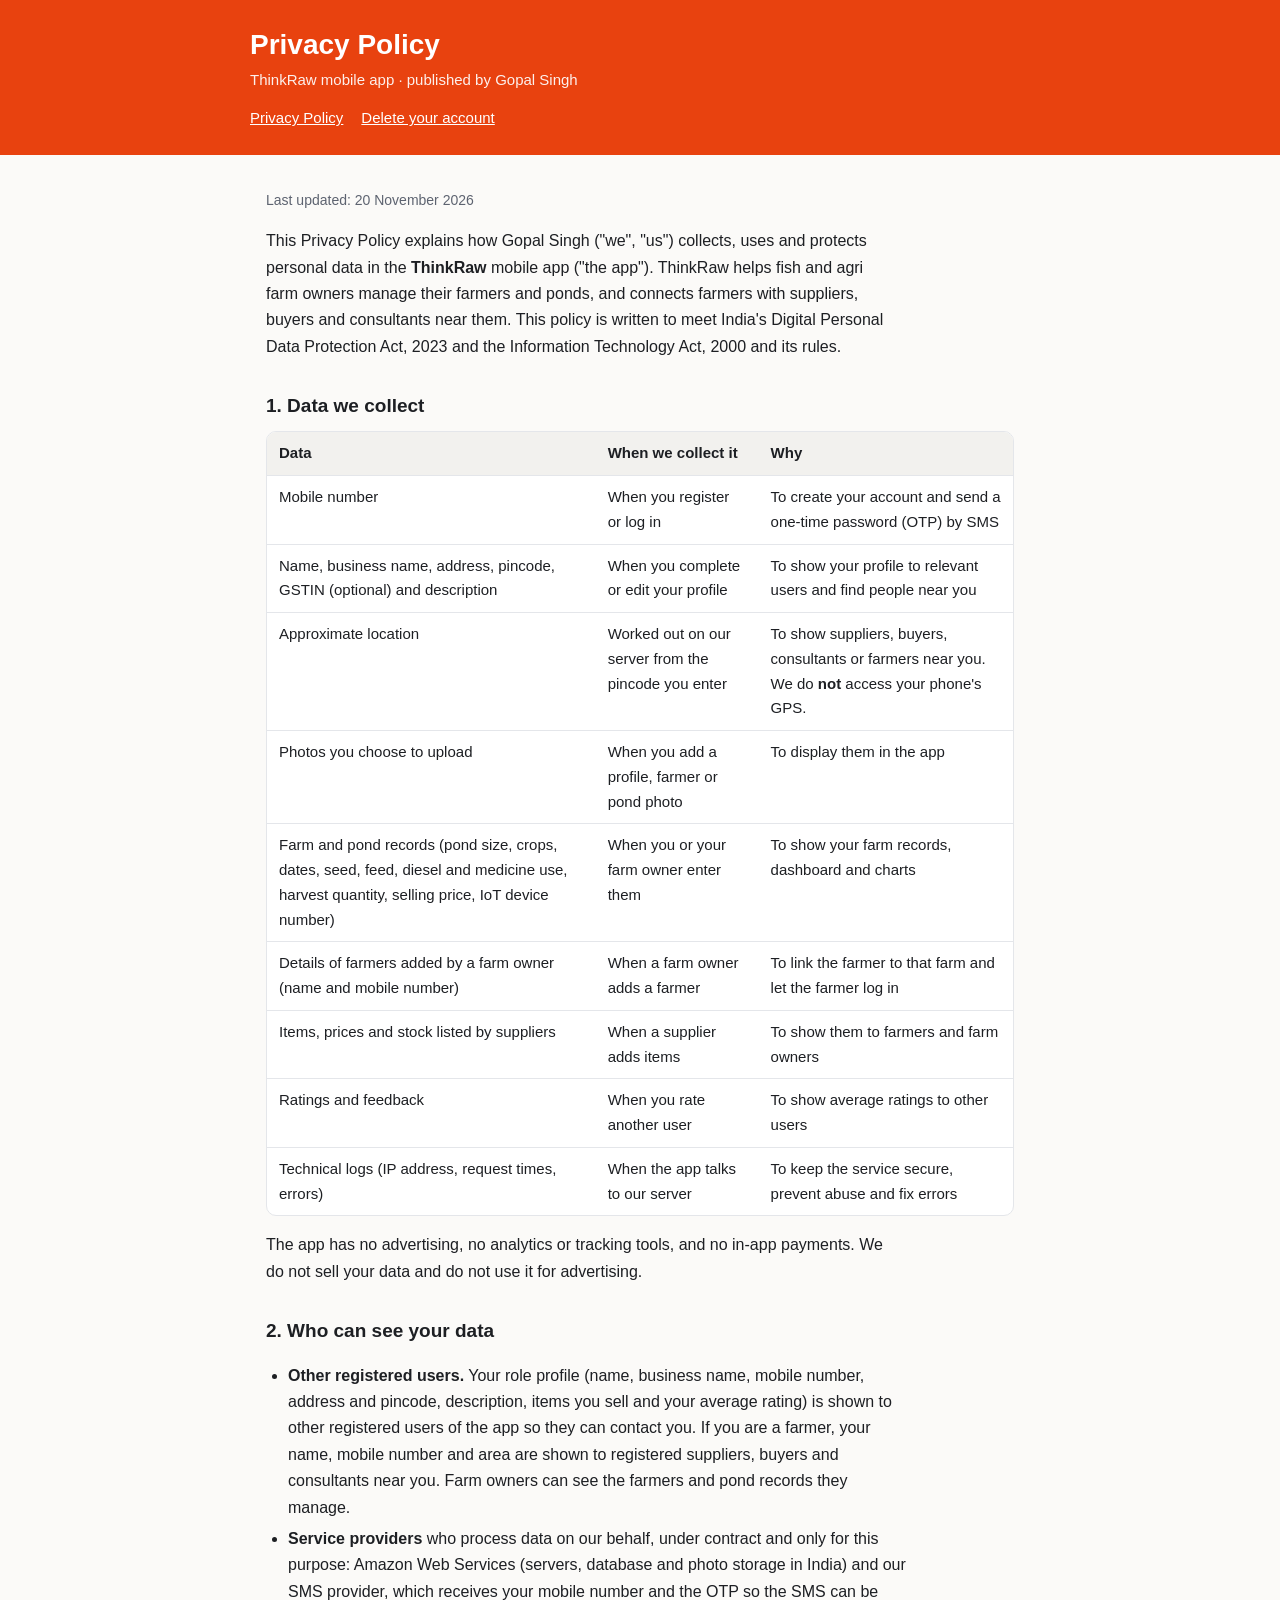
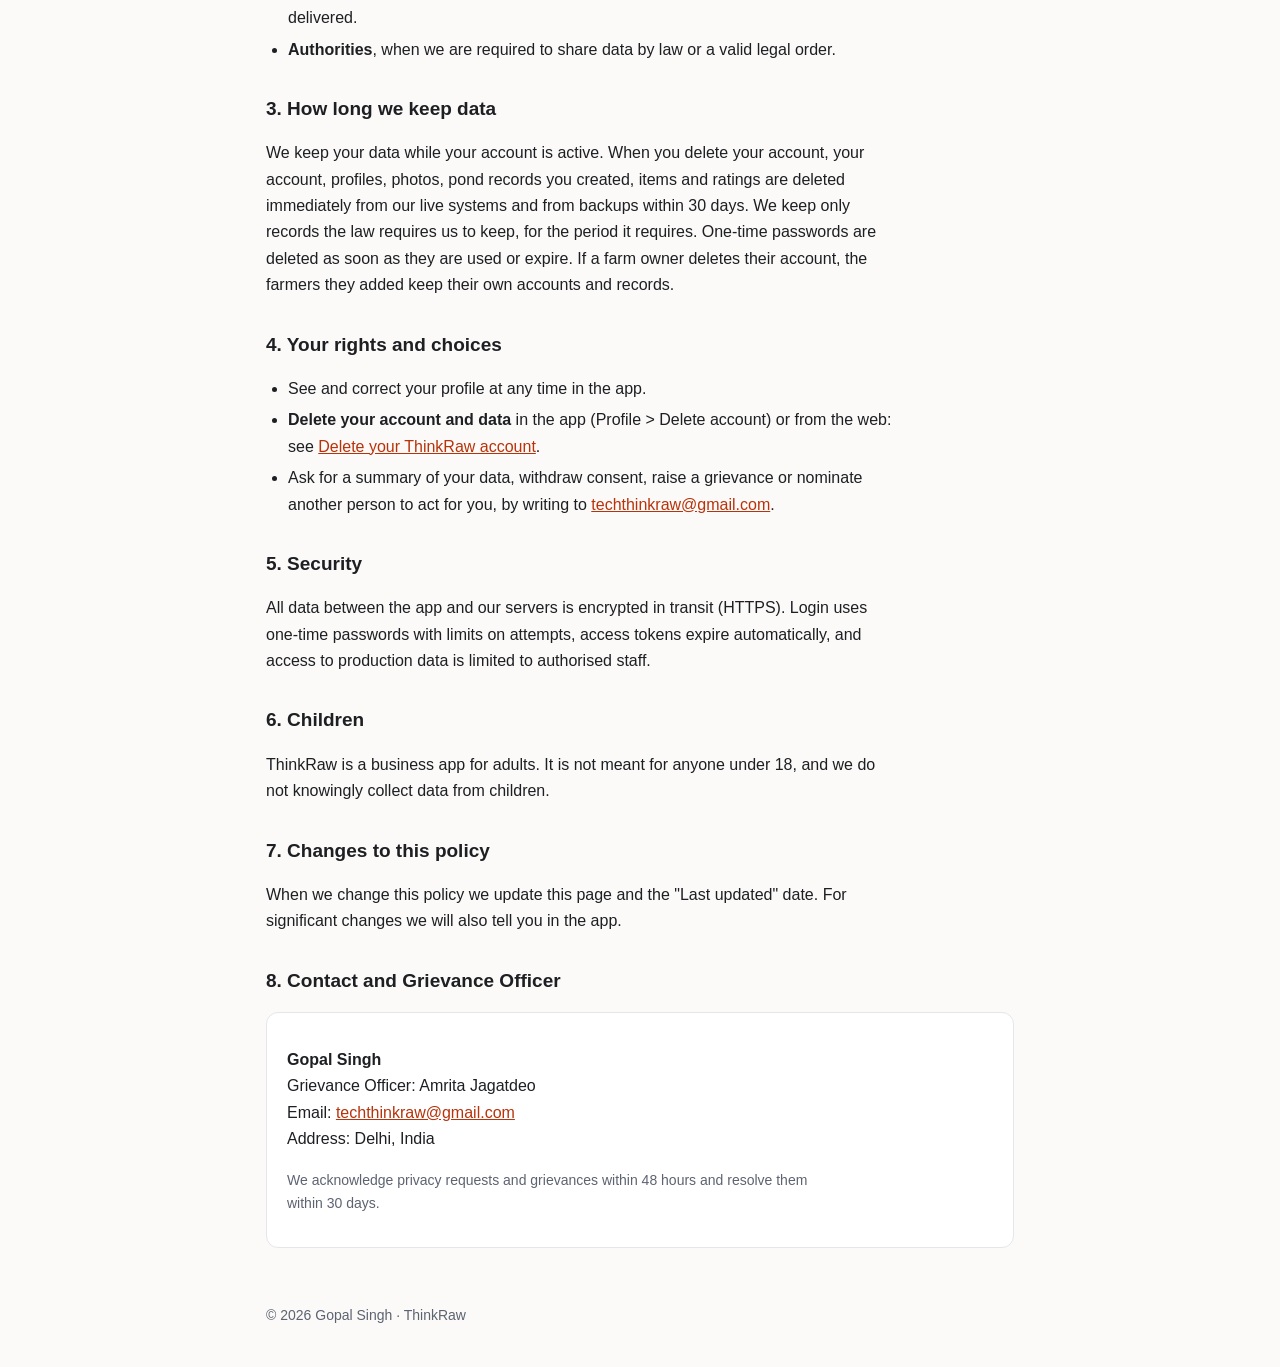
<file: index.html>
<!doctype html>
<html lang="en">
<head>
<meta charset="utf-8">
<meta name="viewport" content="width=device-width, initial-scale=1">
<title>Privacy Policy – ThinkRaw</title>
<meta name="description" content="Privacy Policy for the ThinkRaw mobile app by Gopal Singh.">
<link rel="stylesheet" href="style.css">
</head>
<body>
<header>
  <div class="wrap">
    <h1>Privacy Policy</h1>
    <p>ThinkRaw mobile app · published by Gopal Singh</p>
    <nav class="links"><a href="./">Privacy Policy</a><a href="delete-account.html">Delete your account</a></nav>
  </div>
</header>
<main>
<p class="muted">Last updated: 20 November 2026</p>

<p>This Privacy Policy explains how Gopal Singh ("we", "us") collects, uses and protects personal data in the <strong>ThinkRaw</strong> mobile app ("the app"). ThinkRaw helps fish and agri farm owners manage their farmers and ponds, and connects farmers with suppliers, buyers and consultants near them. This policy is written to meet India's Digital Personal Data Protection Act, 2023 and the Information Technology Act, 2000 and its rules.</p>

<h2>1. Data we collect</h2>
<div class="table-wrap"><table>
<thead><tr><th>Data</th><th>When we collect it</th><th>Why</th></tr></thead>
<tr><td data-label="Data">Mobile number</td><td data-label="When we collect it">When you register or log in</td><td data-label="Why">To create your account and send a one-time password (OTP) by SMS</td></tr>
<tr><td data-label="Data">Name, business name, address, pincode, GSTIN (optional) and description</td><td data-label="When we collect it">When you complete or edit your profile</td><td data-label="Why">To show your profile to relevant users and find people near you</td></tr>
<tr><td data-label="Data">Approximate location</td><td data-label="When we collect it">Worked out on our server from the pincode you enter</td><td data-label="Why">To show suppliers, buyers, consultants or farmers near you. We do <strong>not</strong> access your phone's GPS.</td></tr>
<tr><td data-label="Data">Photos you choose to upload</td><td data-label="When we collect it">When you add a profile, farmer or pond photo</td><td data-label="Why">To display them in the app</td></tr>
<tr><td data-label="Data">Farm and pond records (pond size, crops, dates, seed, feed, diesel and medicine use, harvest quantity, selling price, IoT device number)</td><td data-label="When we collect it">When you or your farm owner enter them</td><td data-label="Why">To show your farm records, dashboard and charts</td></tr>
<tr><td data-label="Data">Details of farmers added by a farm owner (name and mobile number)</td><td data-label="When we collect it">When a farm owner adds a farmer</td><td data-label="Why">To link the farmer to that farm and let the farmer log in</td></tr>
<tr><td data-label="Data">Items, prices and stock listed by suppliers</td><td data-label="When we collect it">When a supplier adds items</td><td data-label="Why">To show them to farmers and farm owners</td></tr>
<tr><td data-label="Data">Ratings and feedback</td><td data-label="When we collect it">When you rate another user</td><td data-label="Why">To show average ratings to other users</td></tr>
<tr><td data-label="Data">Technical logs (IP address, request times, errors)</td><td data-label="When we collect it">When the app talks to our server</td><td data-label="Why">To keep the service secure, prevent abuse and fix errors</td></tr>
</table></div>
<p>The app has no advertising, no analytics or tracking tools, and no in-app payments. We do not sell your data and do not use it for advertising.</p>

<h2>2. Who can see your data</h2>
<ul>
<li><strong>Other registered users.</strong> Your role profile (name, business name, mobile number, address and pincode, description, items you sell and your average rating) is shown to other registered users of the app so they can contact you. If you are a farmer, your name, mobile number and area are shown to registered suppliers, buyers and consultants near you. Farm owners can see the farmers and pond records they manage.</li>
<li><strong>Service providers</strong> who process data on our behalf, under contract and only for this purpose: Amazon Web Services (servers, database and photo storage in India) and our SMS provider, which receives your mobile number and the OTP so the SMS can be delivered.</li>
<li><strong>Authorities</strong>, when we are required to share data by law or a valid legal order.</li>
</ul>

<h2>3. How long we keep data</h2>
<p>We keep your data while your account is active. When you delete your account, your account, profiles, photos, pond records you created, items and ratings are deleted immediately from our live systems and from backups within 30 days. We keep only records the law requires us to keep, for the period it requires. One-time passwords are deleted as soon as they are used or expire. If a farm owner deletes their account, the farmers they added keep their own accounts and records.</p>

<h2>4. Your rights and choices</h2>
<ul>
<li>See and correct your profile at any time in the app.</li>
<li><strong>Delete your account and data</strong> in the app (Profile &gt; Delete account) or from the web: see <a href="delete-account.html">Delete your ThinkRaw account</a>.</li>
<li>Ask for a summary of your data, withdraw consent, raise a grievance or nominate another person to act for you, by writing to <a href="mailto:techthinkraw@gmail.com">techthinkraw@gmail.com</a>.</li>
</ul>

<h2>5. Security</h2>
<p>All data between the app and our servers is encrypted in transit (HTTPS). Login uses one-time passwords with limits on attempts, access tokens expire automatically, and access to production data is limited to authorised staff.</p>

<h2>6. Children</h2>
<p>ThinkRaw is a business app for adults. It is not meant for anyone under 18, and we do not knowingly collect data from children.</p>

<h2>7. Changes to this policy</h2>
<p>When we change this policy we update this page and the "Last updated" date. For significant changes we will also tell you in the app.</p>

<h2>8. Contact and Grievance Officer</h2>
<div class="card">
<p><strong>Gopal Singh</strong><br>
Grievance Officer: Amrita Jagatdeo<br>
Email: <a href="mailto:techthinkraw@gmail.com">techthinkraw@gmail.com</a><br>
Address: Delhi, India</p>
<p class="muted">We acknowledge privacy requests and grievances within 48 hours and resolve them within 30 days.</p>
</div>
</main>
<footer>© 2026 Gopal Singh · ThinkRaw</footer>
</body>
</html>
</file>
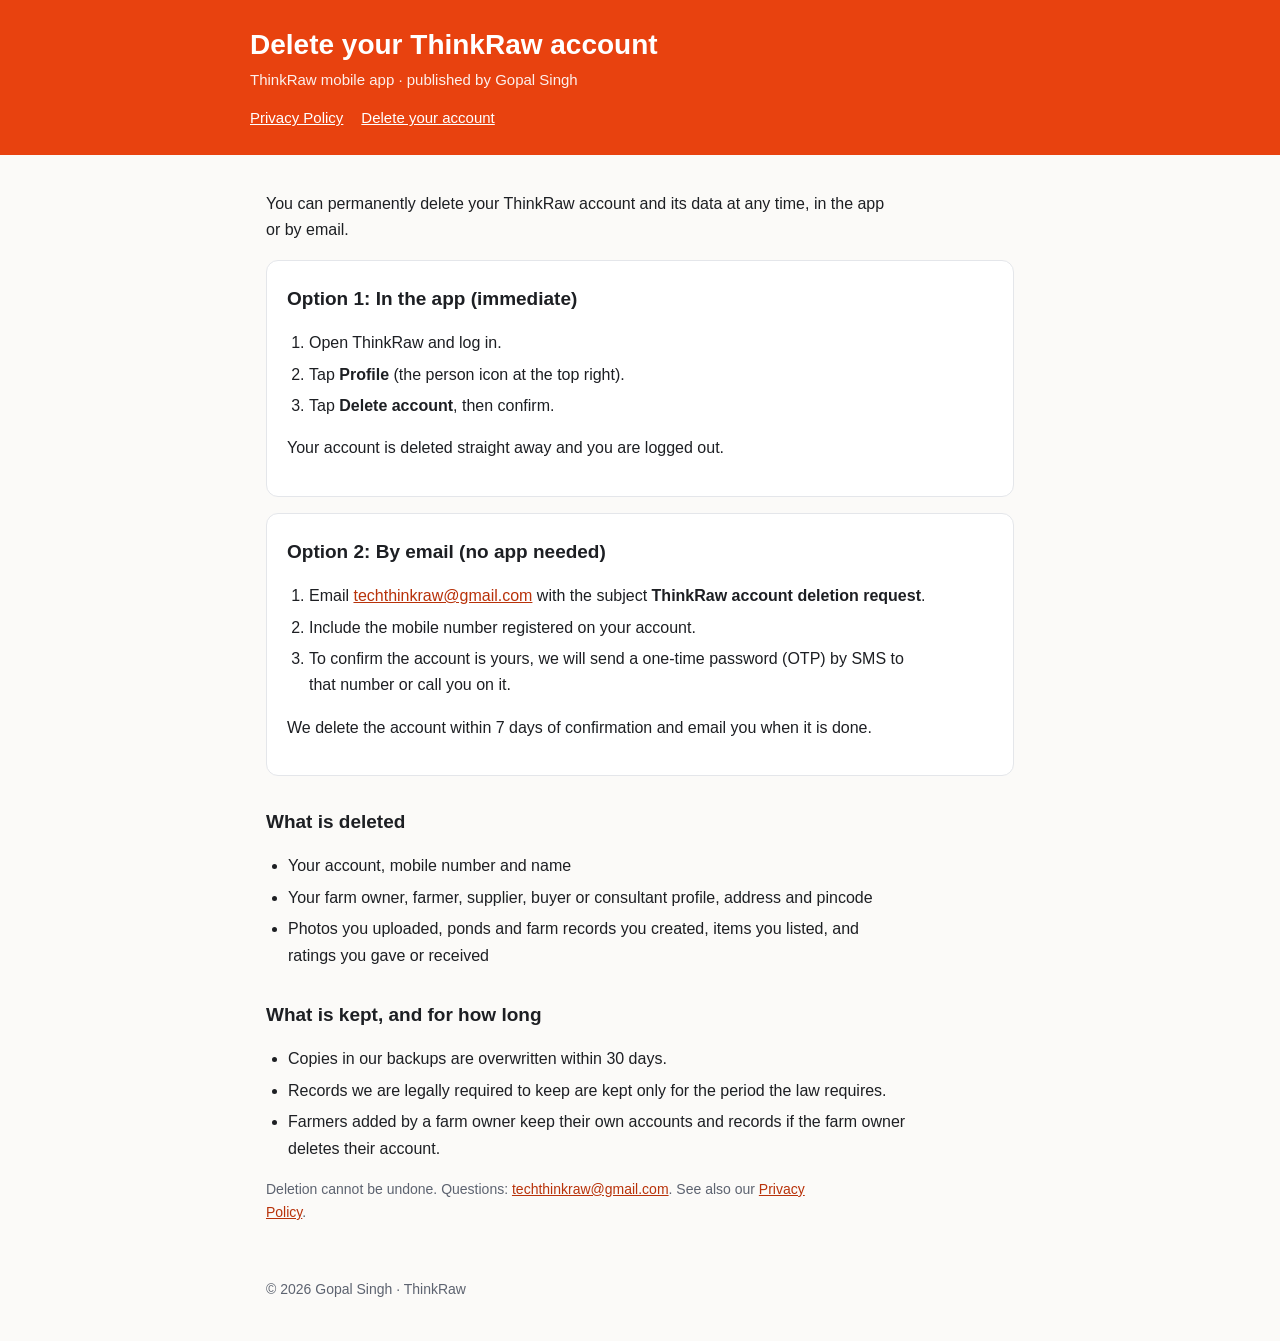
<file: delete-account.html>
<!doctype html>
<html lang="en">
<head>
<meta charset="utf-8">
<meta name="viewport" content="width=device-width, initial-scale=1">
<title>Delete your account – ThinkRaw</title>
<meta name="description" content="How to delete your ThinkRaw account and data.">
<link rel="stylesheet" href="style.css">
</head>
<body>
<header>
  <div class="wrap">
    <h1>Delete your ThinkRaw account</h1>
    <p>ThinkRaw mobile app · published by Gopal Singh</p>
    <nav class="links"><a href="./">Privacy Policy</a><a href="delete-account.html">Delete your account</a></nav>
  </div>
</header>
<main>
<p>You can permanently delete your ThinkRaw account and its data at any time, in the app or by email.</p>

<div class="card">
<h2>Option 1: In the app (immediate)</h2>
<ol>
<li>Open ThinkRaw and log in.</li>
<li>Tap <strong>Profile</strong> (the person icon at the top right).</li>
<li>Tap <strong>Delete account</strong>, then confirm.</li>
</ol>
<p>Your account is deleted straight away and you are logged out.</p>
</div>

<div class="card">
<h2>Option 2: By email (no app needed)</h2>
<ol>
<li>Email <a href="mailto:techthinkraw@gmail.com?subject=ThinkRaw%20account%20deletion%20request">techthinkraw@gmail.com</a> with the subject <strong>ThinkRaw account deletion request</strong>.</li>
<li>Include the mobile number registered on your account.</li>
<li>To confirm the account is yours, we will send a one-time password (OTP) by SMS to that number or call you on it.</li>
</ol>
<p>We delete the account within 7 days of confirmation and email you when it is done.</p>
</div>

<h2>What is deleted</h2>
<ul>
<li>Your account, mobile number and name</li>
<li>Your farm owner, farmer, supplier, buyer or consultant profile, address and pincode</li>
<li>Photos you uploaded, ponds and farm records you created, items you listed, and ratings you gave or received</li>
</ul>

<h2>What is kept, and for how long</h2>
<ul>
<li>Copies in our backups are overwritten within 30 days.</li>
<li>Records we are legally required to keep are kept only for the period the law requires.</li>
<li>Farmers added by a farm owner keep their own accounts and records if the farm owner deletes their account.</li>
</ul>

<p class="muted">Deletion cannot be undone. Questions: <a href="mailto:techthinkraw@gmail.com">techthinkraw@gmail.com</a>. See also our <a href="./">Privacy Policy</a>.</p>
</main>
<footer>© 2026 Gopal Singh · ThinkRaw</footer>
</body>
</html>
</file>
<file: style.css>
:root { --brand:#e8420f; --ink:#1d1f23; --muted:#5d6370; --line:#e4e6ea; --bg:#fbfaf8; --card:#ffffff; }
* { box-sizing:border-box; }
html { -webkit-text-size-adjust:100%; }
body { margin:0; background:var(--bg); color:var(--ink); font:16px/1.65 -apple-system, BlinkMacSystemFont, "Segoe UI", Roboto, "Noto Sans", sans-serif; }
header { background:var(--brand); color:#fff; padding:28px 16px 24px; }
header .wrap, main, footer { max-width:780px; margin:0 auto; }
header h1 { margin:0; font-size:28px; line-height:1.2; }
header p { margin:6px 0 0; opacity:.92; font-size:15px; }
main { padding:20px 16px 40px; }
h2 { font-size:19px; margin:30px 0 8px; }
p, li { max-width:70ch; }
ul, ol { padding-left:22px; } li { margin:5px 0; }
.table-wrap { overflow-x:auto; margin:10px 0; border:1px solid var(--line); border-radius:10px; background:var(--card); }
table { width:100%; border-collapse:collapse; font-size:15px; min-width:560px; }
th, td { text-align:left; vertical-align:top; padding:9px 12px; border-bottom:1px solid var(--line); }
tr:last-child td { border-bottom:0; }
th { background:#f2f1ee; font-weight:600; }
.card { background:var(--card); border:1px solid var(--line); border-radius:12px; padding:18px 20px; margin:16px 0; }
.card h2 { margin-top:4px; }
.muted { color:var(--muted); font-size:14px; }
a { color:#b8320a; }
nav.links { display:flex; flex-wrap:wrap; gap:8px 18px; margin-top:14px; font-size:15px; }
nav.links a { color:#fff; }
footer { padding:0 16px 40px; color:var(--muted); font-size:14px; }

/* Phones: each table row becomes a small card, so no column is hidden off-screen */
@media (max-width: 600px) {
  .table-wrap { overflow:visible; border:0; background:transparent; }
  table { min-width:0; }
  thead { display:none; }
  table, tbody, tr, td { display:block; width:100%; }
  tr { background:var(--card); border:1px solid var(--line); border-radius:10px; padding:10px 14px; margin:10px 0; }
  td { border:0; padding:3px 0; }
  td::before { content:attr(data-label); display:block; font-size:12px; font-weight:600; color:var(--muted); text-transform:uppercase; letter-spacing:.03em; }
  td:first-child { font-weight:600; }
  td:first-child::before { display:none; }
}
</file>
